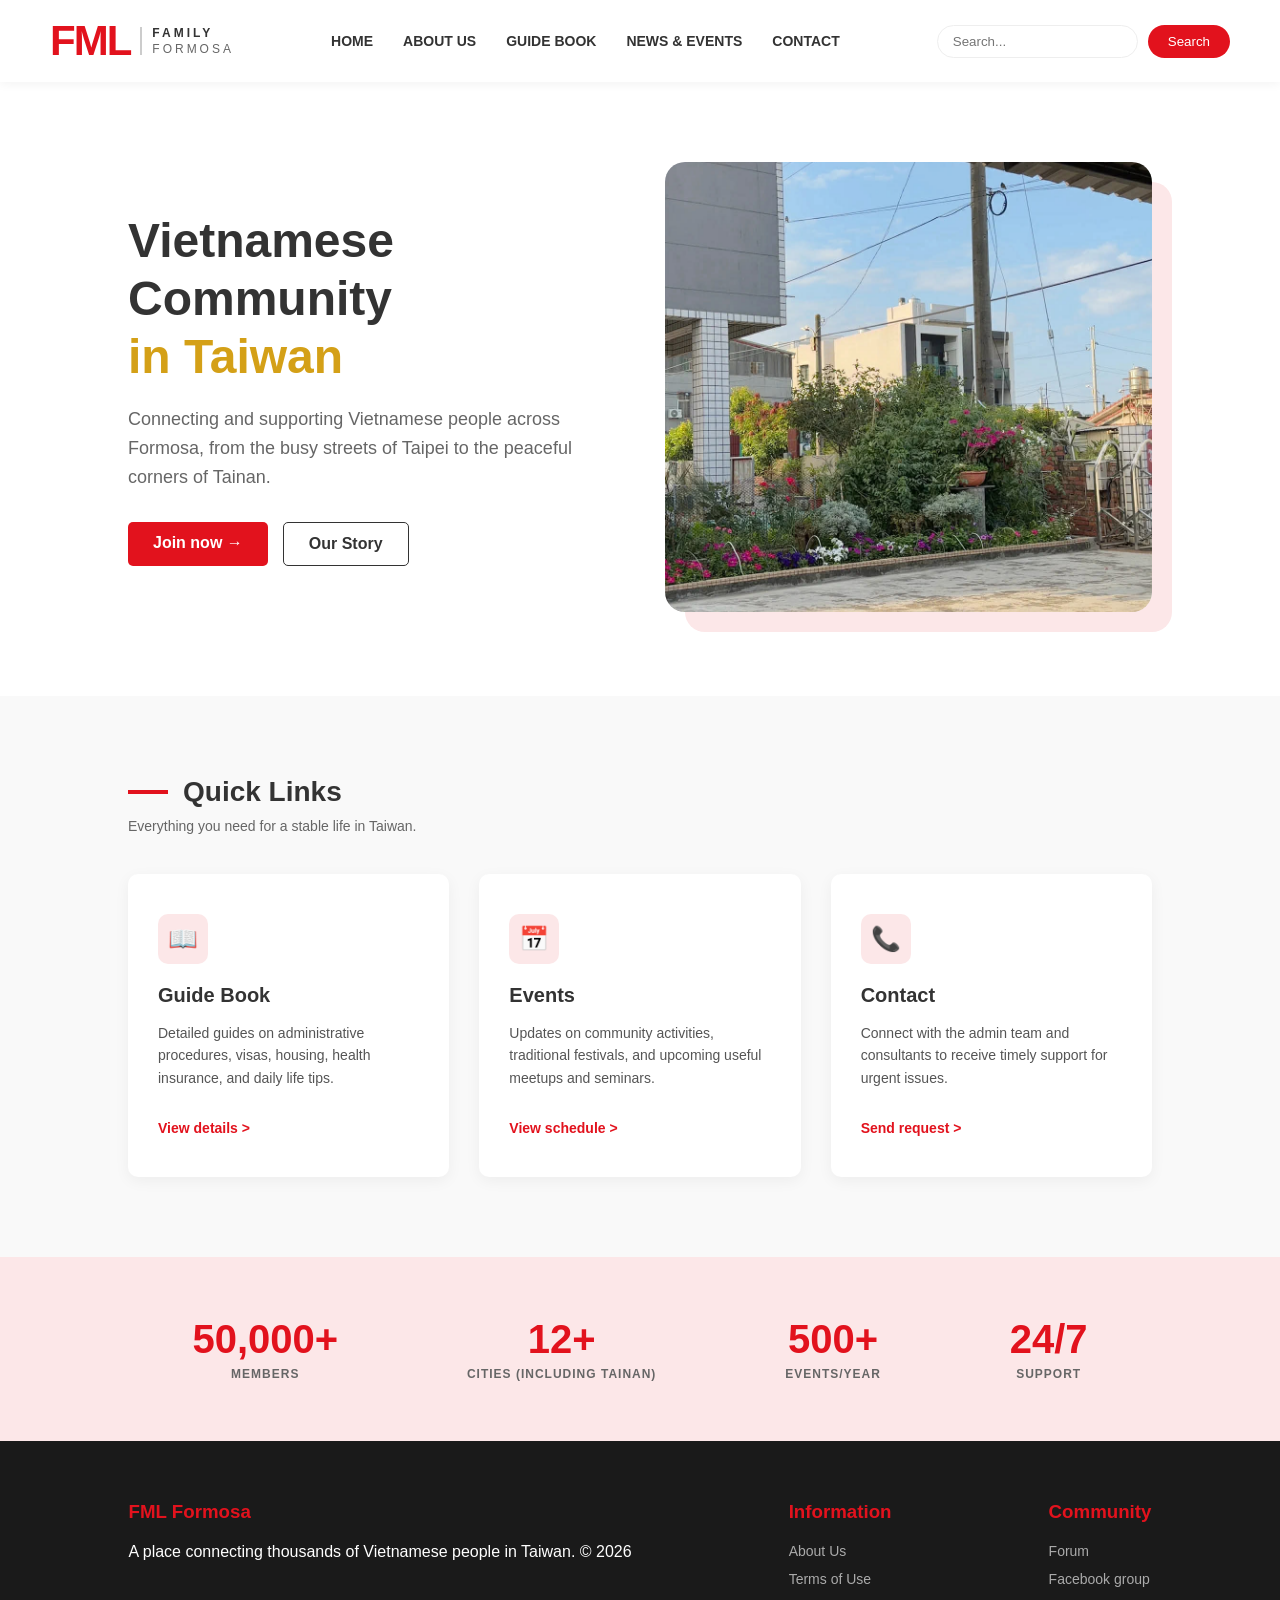
<file: index.html>
<!DOCTYPE html>
<html lang="en">
<head>
    <meta charset="UTF-8">
    <meta name="viewport" content="width=device-width, initial-scale=1.0">
    <title>FML-Home</title>
    
    <link rel="stylesheet" href="css/style.css">
    <link rel="stylesheet" href="css/home.css">
</head>

    <header>
        <div class="logo-box">
            <a href="index.html">
                <span class="fml-text">FML</span>
                <div class="logo-subtext">
                    <span class="family-text">FAMILY</span>
                    <span class="formosa-text">FORMOSA</span>
        </div>
    </a>
</div>
        
        <nav>
            <ul class="nav-links">
                <li><a href="index.html">HOME</a></li>
                <li><a href="about_us.html">ABOUT US</a></li>
                <li><a href="guide_book.html">GUIDE BOOK</a></li>
                <li><a href="news_event.html">News & Events</a></li>
                <li><a href="contact.html">Contact</a></li>
            </ul>
        </nav>
        
        <div class="search-bar">
            <input type="text" placeholder="Search...">
            <button id="search-btn">Search</button>
        </div>
    </header>

    <main>
        
        <section class="hero-container">
    <div class="hero-text">
        <h1>Vietnamese Community <br> <span class="text-yellow-dark">in Taiwan</span></h1>
        <p>Connecting and supporting Vietnamese people across Formosa, from the busy streets of Taipei to the peaceful corners of Tainan.</p>
        <div class="hero-btns">
            <a href="contact.html" class="btn btn-red">Join now &rarr;</a>
            <a href="about_us.html" class="btn btn-outline">Our Story</a>
        </div>
    </div>
    
    <div class="hero-image">
        <img src="images/tainan_view.jpg.jpg" alt="Beautiful view of Tainan">
    </div>
</section>

        <section class="quick-links">
            <div class="section-title">
                <h2><span class="red-line"></span> Quick Links</h2>
                <p>Everything you need for a stable life in Taiwan.</p>
            </div>
            
            <div class="card-container">
                <div class="card">
                    <div class="icon-box">📖</div>
                    <h3>Guide Book</h3>
                    <p>Detailed guides on administrative procedures, visas, housing, health insurance, and daily life tips.</p>
                    <a href="guide_book.html" class="card-link">View details &gt;</a>
                </div>
                <div class="card">
                    <div class="icon-box">📅</div>
                    <h3>Events</h3>
                    <p>Updates on community activities, traditional festivals, and upcoming useful meetups and seminars.</p>
                    <a href="news_event.html" class="card-link">View schedule &gt;</a>
                </div>
                <div class="card">
                    <div class="icon-box">📞</div>
                    <h3>Contact</h3>
                    <p>Connect with the admin team and consultants to receive timely support for urgent issues.</p>
                    <a href="contact.html" class="card-link">Send request &gt;</a>
                </div>
            </div>
        </section>

        <section class="stats-section">
            <div class="stat-box">
                <h2>50,000+</h2>
                <p>MEMBERS</p>
            </div>
            <div class="stat-box">
                <h2>12+</h2>
                <p>CITIES (INCLUDING TAINAN)</p>
            </div>
            <div class="stat-box">
                <h2>500+</h2>
                <p>EVENTS/YEAR</p>
            </div>
            <div class="stat-box">
                <h2>24/7</h2>
                <p>SUPPORT</p>
            </div>
        </section>

    </main>
    <footer>
        <div class="footer-col">
            <h3>FML Formosa</h3>
            <p>A place connecting thousands of Vietnamese people in Taiwan. &copy; <span id="current-year"></span></p>
        </div>
        <div class="footer-col">
            <h3>Information</h3>
            <ul>
                <li><a href="#">About Us</a></li>
                <li><a href="#">Terms of Use</a></li>
            </ul>
        </div>
        <div class="footer-col">
            <h3>Community</h3>
            <ul>
                <li><a href="#">Forum</a></li>
                <li><a href="#">Facebook group</a></li>
            </ul>
        </div>
    </footer>
    <script src="js/main.js"></script>

</body>
</html>
</file>
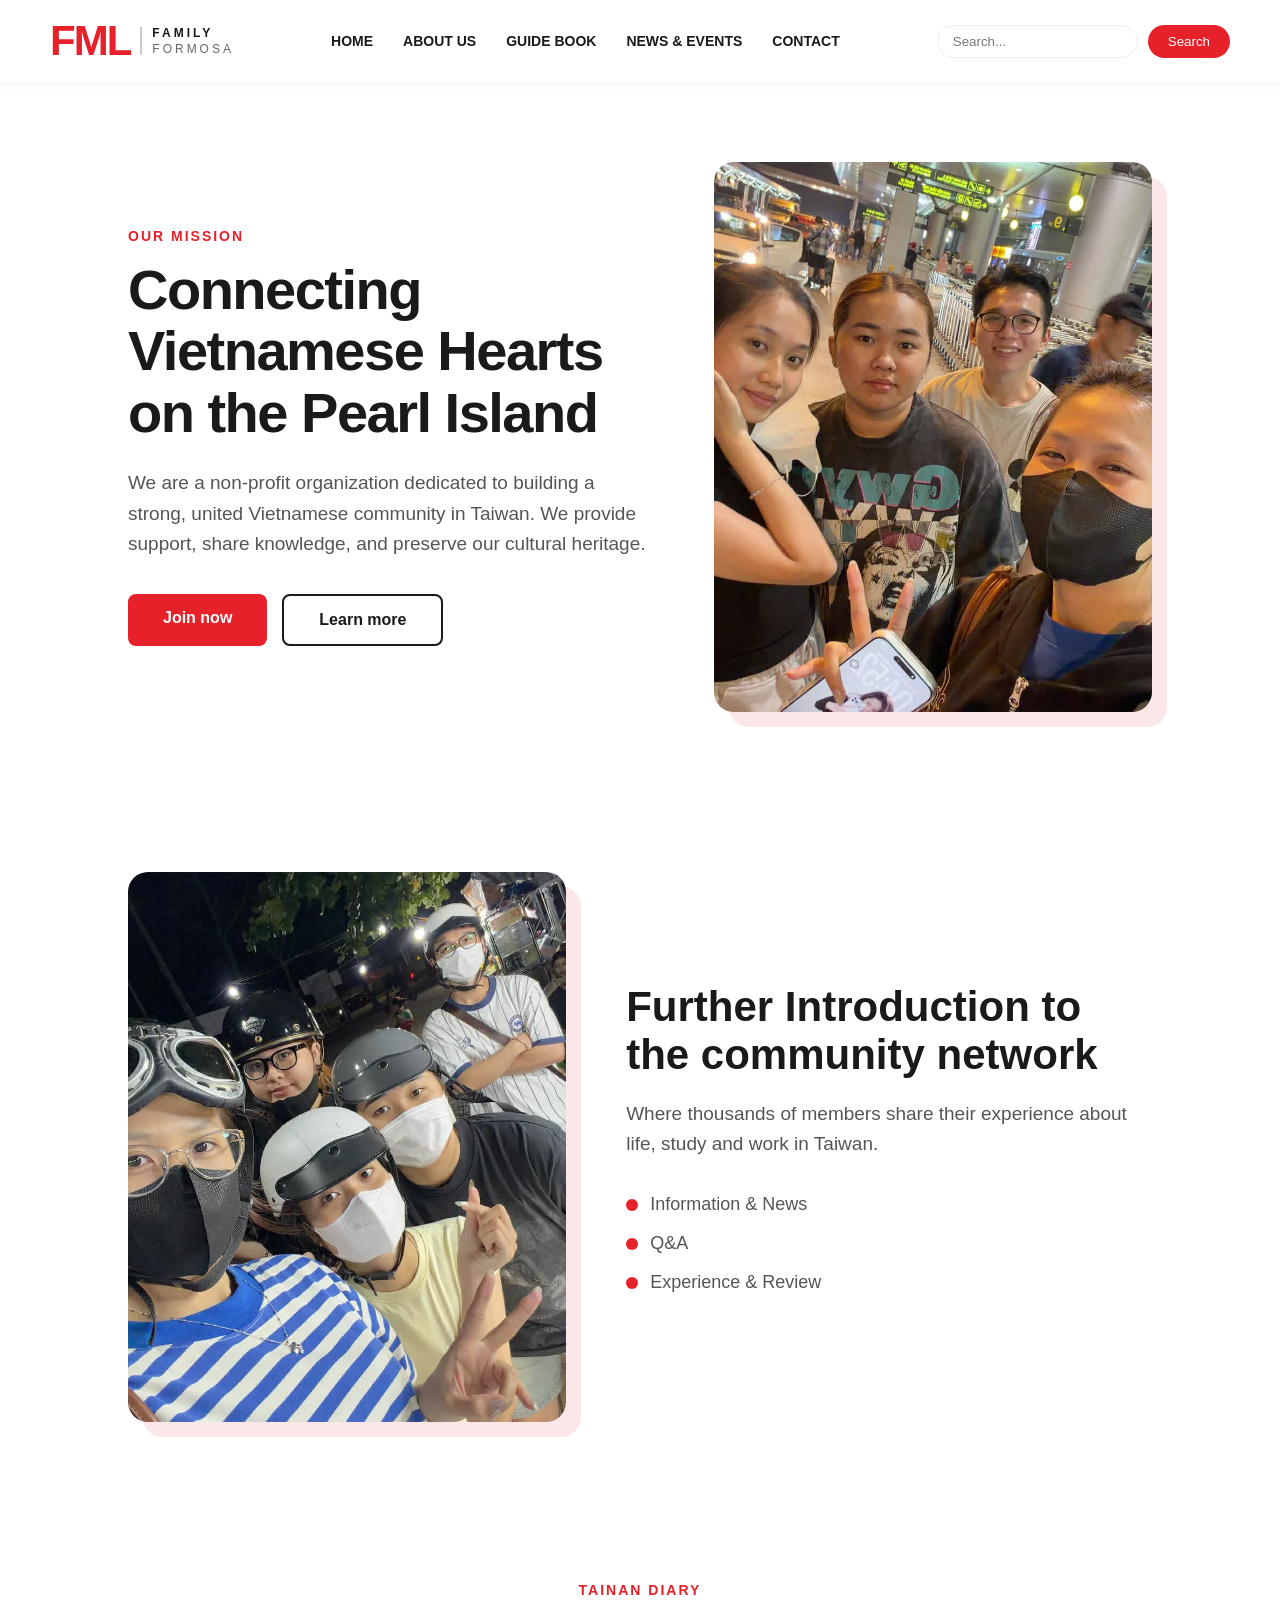
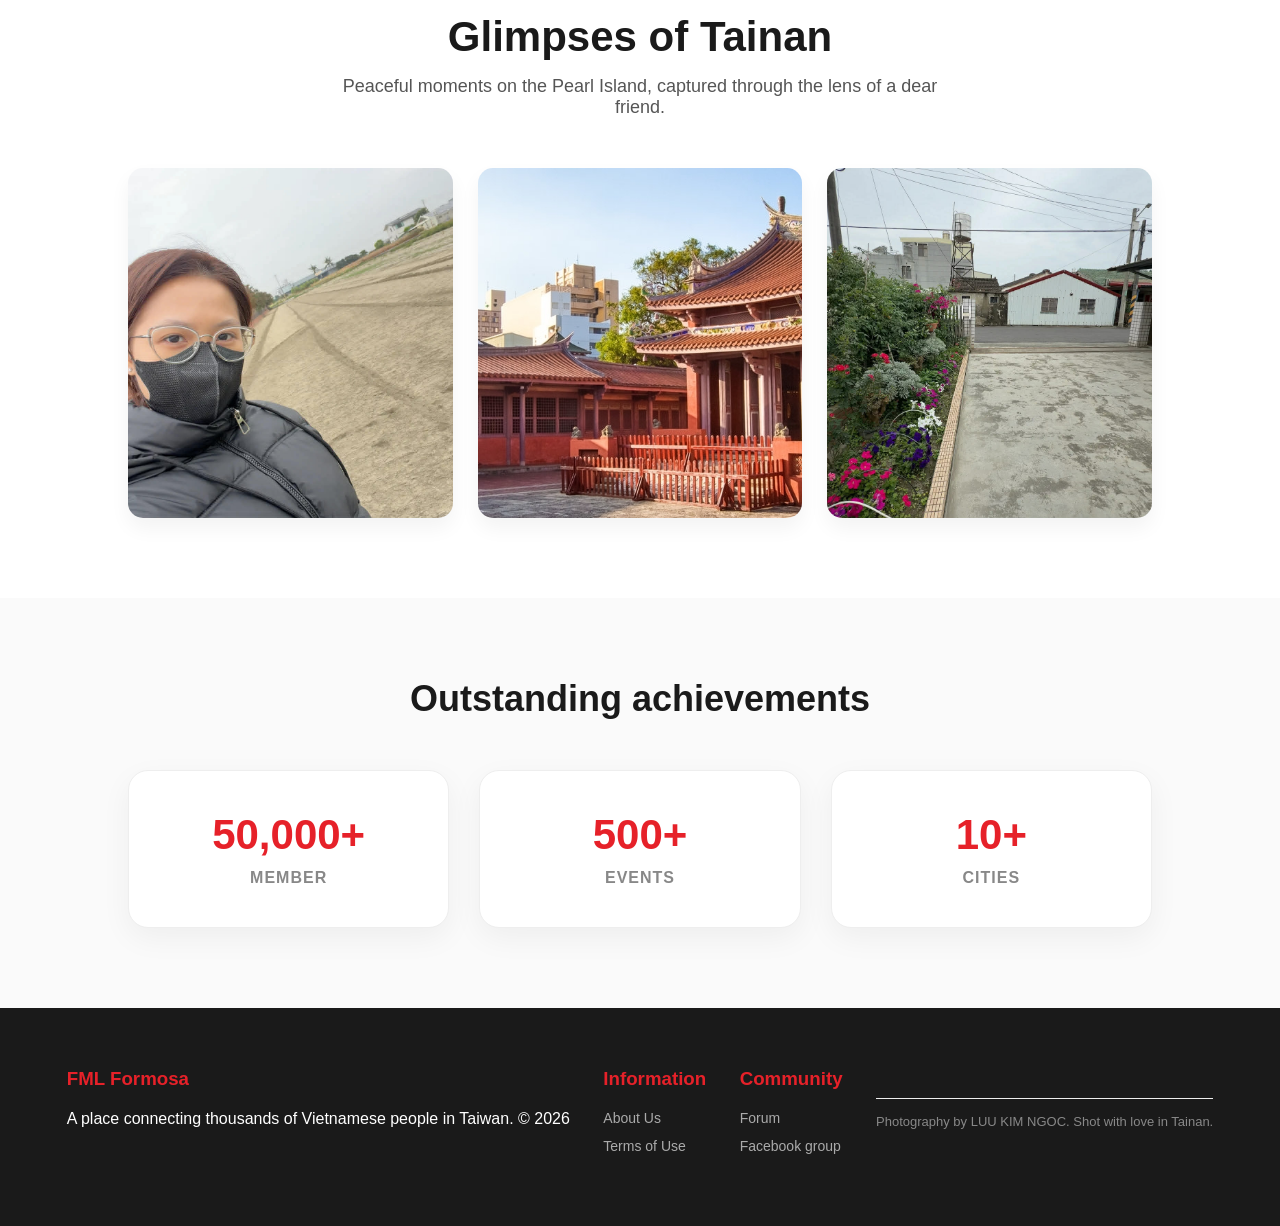
<file: about_us.html>
<!DOCTYPE html>
<html lang="en">
<head>
    <meta charset="UTF-8">
    <meta name="viewport" content="width=device-width, initial-scale=1.0">
    <title>FML-About Us</title>
    
    <link rel="stylesheet" href="css/style.css">
    <link rel="stylesheet" href="css/about_us.css">
</head>
<body>

    <header>
        <div class="logo-box">
            <a href="index.html">
                <span class="fml-text">FML</span>
                <div class="logo-subtext">
                    <span class="family-text">FAMILY</span>
                    <span class="formosa-text">FORMOSA</span>
        </div>
    </a>
</div>
        <nav>
            <ul class="nav-links">
                <li><a href="index.html">HOME</a></li>
                <li><a href="about_us.html">ABOUT US</a></li>
                <li><a href="guide_book.html">GUIDE BOOK</a></li>
                <li><a href="news_event.html">News & Events</a></li>
                <li><a href="contact.html">Contact</a></li>
            </ul>
        </nav>
        <div class="search-bar">
            <input type="text" placeholder="Search...">
            <button id="search-btn">Search</button>
        </div>
    </header>

    <main>
        
        
        <section class="about-section">
    <div class="about-text-col">
        <span class="sub-title">OUR MISSION</span> 
        
        <h1>Connecting Vietnamese Hearts <br> on the Pearl Island</h1>
        
        <p>We are a non-profit organization dedicated to building a strong, united Vietnamese community in Taiwan. We provide support, share knowledge, and preserve our cultural heritage.</p>
        
        <div class="hero-btns">
            <a href="contact.html" class="btn btn-black">Join now</a>
            <a href="#" class="btn btn-white">Learn more</a>
        </div>
    </div>
    
    <div class="about-image-col">
        <img src="images/new_members.jpg" alt="Our Community">
    </div>

        </section>

        <section class="about-section">
            <div class="about-image-col">
                <div class="img-placeholder"><img src="images/group.jpg" alt="Comunity"></div>
            </div>
            <div class="about-text-col">
        
                <h2>Further Introduction to the community network</h2>
                <p>Where thousands of members share their experience about life, study and work in Taiwan.</p>
                <ul class="feature-list">
                    <li><span class="circle-icon"></span> Information & News</li>
                    <li><span class="circle-icon"></span> Q&A</li>
                    <li><span class="circle-icon"></span> Experience & Review</li>
                </ul>
            </div>
        </section>
    <section class="tainan-gallery">
    <div class="gallery-header">
        <span class="sub-title">Tainan Diary</span>
        <h2>Glimpses of Tainan</h2>
        <p>Peaceful moments on the Pearl Island, captured through the lens of a dear friend.</p>
    </div>
    
    <div class="gallery-grid">
        <div class="gallery-item">
            <img src="images/peacefulStreet.jpg" alt="Street">
            <div class="gallery-overlay">
                <span>Peaceful Streets</span>
            </div>
        </div>
        
        <div class="gallery-item">
            <img src="images/AncientArchitecture.jpg" alt="Tainan House">
            <div class="gallery-overlay">
                <span>Ancient Architecture</span>
            </div>
        </div>
        
        <div class="gallery-item">
            <img src="images/tainan_garden.jpg" alt="Tainan Garden">
            <div class="gallery-overlay">
                <span>Tranquil Garden</span>
            </div>
        </div>
    </div>

</section>
        <section class="achievements">
            <h2>Outstanding achievements</h2>
            <div class="achieve-grid">
                <div class="achieve-box">
                    <h3>50,000+</h3>
                    <p>MEMBER</p>
                </div>
                <div class="achieve-box">
                    <h3>500+</h3>
                    <p>EVENTS</p>
                </div>
                <div class="achieve-box">
                    <h3>10+</h3>
                    <p>CITIES</p>
                </div>
            </div>
        </section>

    </main>


    <footer>
        <div class="footer-col">
            <h3>FML Formosa</h3>
            <p>A place connecting thousands of Vietnamese people in Taiwan. &copy; <span id="current-year"></span></p>
        </div>
        <div class="footer-col">
            <h3>Information</h3>
            <ul>
                <li><a href="#">About Us</a></li>
                <li><a href="#">Terms of Use</a></li>
            </ul>
        </div>
        <div class="footer-col">
            <h3>Community</h3>
            <ul>
                <li><a href="#">Forum</a></li>
                <li><a href="#">Facebook group</a></li>
            </ul>
        </div>
        <div class="footer-credit" style="text-align: center; font-size: 13px; color: #888; margin-top: 30px; border-top: 1px solid #eee; padding-top: 15px;">
    Photography by LUU KIM NGOC. Shot with love in Tainan.
</div>
    </footer>

    <script src="js/main.js"></script>
</body>
</html>
</file>
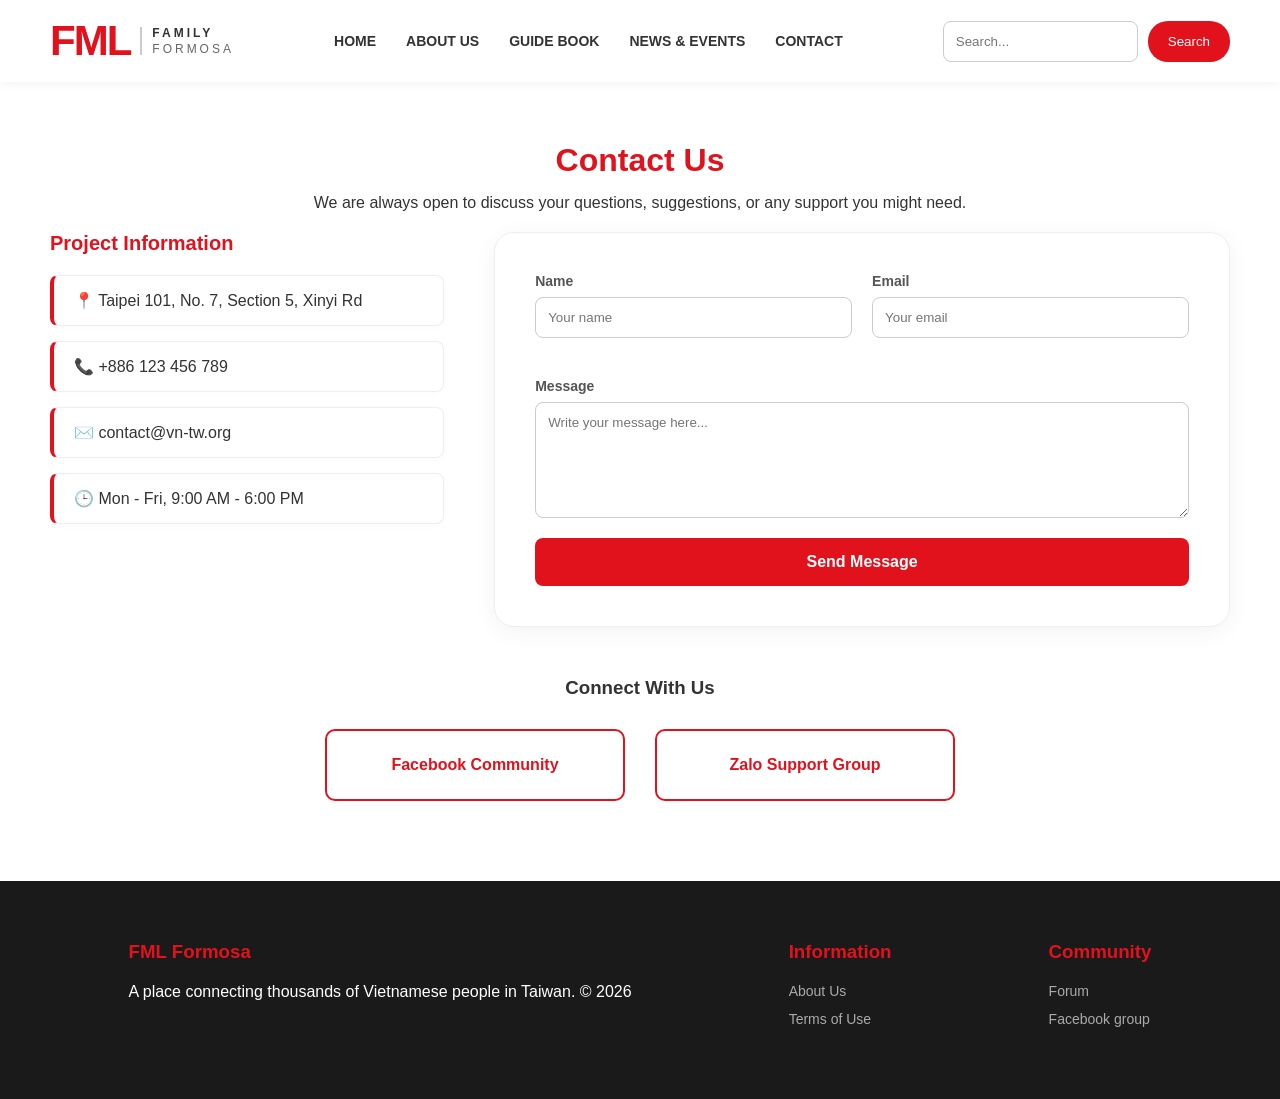
<file: contact.html>
<!DOCTYPE html>
<html lang="en">
<head>
    <meta charset="UTF-8">
    <meta name="viewport" content="width=device-width, initial-scale=1.0">
    <title>FML-Contact</title>
    
    <link rel="stylesheet" href="css/style.css">
    <link rel="stylesheet" href="css/contact.css">
</head>
<body>

    <header>
        <div class="logo-box">
            <a href="index.html">
                <span class="fml-text">FML</span>
                <div class="logo-subtext">
                    <span class="family-text">FAMILY</span>
                    <span class="formosa-text">FORMOSA</span>
        </div>
    </a>
</div>
        <nav>
            <ul class="nav-links">
                <li><a href="index.html">HOME</a></li>
                <li><a href="about_us.html">ABOUT US</a></li>
                <li><a href="guide_book.html">GUIDE BOOK</a></li>
                <li><a href="news_event.html">News & Events</a></li>
                <li><a href="contact.html">Contact</a></li>
            </ul>
        </nav>
        <div class="search-bar">
            <input type="text" placeholder="Search...">
            <button id="search-btn">Search</button>
        </div>
    </header>

    <main>
        <section class="page-header">
            <h1>Contact Us</h1>
            <p>We are always open to discuss your questions, suggestions, or any support you might need.</p>
        </section>

        <section class="contact-section">
            <div class="contact-container">
                
                <div class="contact-info">
                    <h3>Project Information</h3>
                    <div class="info-box">📍 Taipei 101, No. 7, Section 5, Xinyi Rd</div>
                    <div class="info-box">📞 +886 123 456 789</div>
                    <div class="info-box">✉️ contact@vn-tw.org</div>
                    <div class="info-box">🕒 Mon - Fri, 9:00 AM - 6:00 PM</div>
                </div>

                <div class="contact-form-wrapper">
                    <form id="contact-form">
                        
                        <div class="form-row">
                            <div class="form-group">
                                <label for="userName">Name</label>
                                <input type="text" id="userName" placeholder="Your name" required>
                            </div>
                            <div class="form-group">
                                <label for="userEmail">Email</label>
                                <input type="email" id="userEmail" placeholder="Your email" required>
                            </div>
                        </div>

                        <div class="form-group">
                            <label for="userMessage">Message</label>
                            <textarea id="userMessage" rows="6" placeholder="Write your message here..." required></textarea>
                        </div>

                        <button type="submit" class="btn btn-black">Send Message</button>
                    </form>
                </div>

            </div>
        </section>

        <section class="connect-section">
            <h3>Connect With Us</h3>
            <div class="connect-boxes">
                <div class="connect-box">Facebook Community</div>
                <div class="connect-box">Zalo Support Group</div>
            </div>
        </section>

    </main>

    <footer>
        <div class="footer-col">
            <h3>FML Formosa</h3>
            <p>A place connecting thousands of Vietnamese people in Taiwan. &copy; <span id="current-year"></span></p>
        </div>
        <div class="footer-col">
            <h3>Information</h3>
            <ul>
                <li><a href="#">About Us</a></li>
                <li><a href="#">Terms of Use</a></li>
            </ul>
        </div>
        <div class="footer-col">
            <h3>Community</h3>
            <ul>
                <li><a href="#">Forum</a></li>
                <li><a href="#">Facebook group</a></li>
            </ul>
        </div>
    </footer>

    <script src="js/main.js"></script>
</body>
</html>
</file>
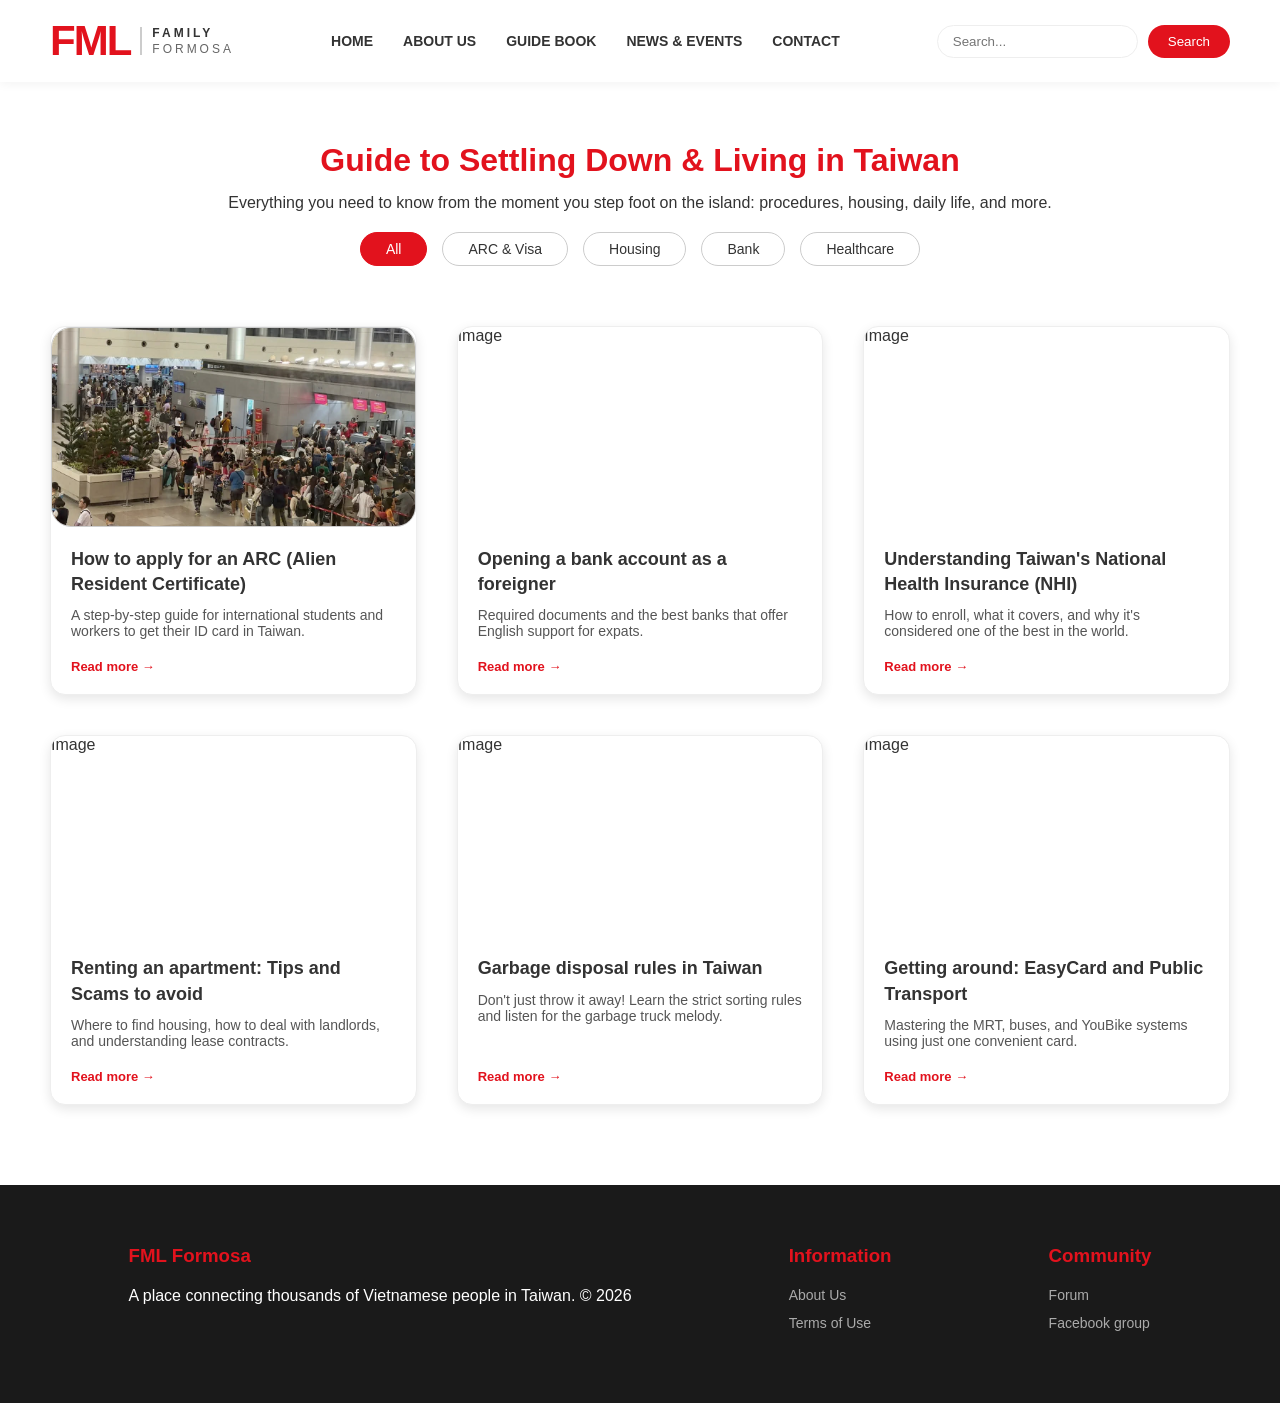
<file: guide_book.html>
<!DOCTYPE html>
<html lang="en">
<head>
    <meta charset="UTF-8">
    <meta name="viewport" content="width=device-width, initial-scale=1.0">
    <title>FML-Guide Book</title>
    
    <link rel="stylesheet" href="css/style.css">
    <link rel="stylesheet" href="css/guide_book.css">
</head>
<body>

    <header>
        <div class="logo-box">
            <a href="index.html">
                <span class="fml-text">FML</span>
                <div class="logo-subtext">
                    <span class="family-text">FAMILY</span>
                    <span class="formosa-text">FORMOSA</span>
        </div>
    </a>
</div>
        <nav>
            <ul class="nav-links">
                <li><a href="index.html">HOME</a></li>
                <li><a href="about_us.html">ABOUT US</a></li>
                <li><a href="guide_book.html">GUIDE BOOK</a></li>
                <li><a href="news_event.html">News & Events</a></li>
                <li><a href="contact.html">Contact</a></li>
            </ul>
        </nav>
        <div class="search-bar">
            <input type="text" placeholder="Search...">
            <button id="search-btn">Search</button>
        </div>
    </header>

    <main>
        <section class="page-header">
            <h1>Guide to Settling Down & Living in Taiwan</h1>
            <p>Everything you need to know from the moment you step foot on the island: procedures, housing, daily life, and more.</p>
        </section>

        <section class="filter-section">
            <ul class="filter-tabs">
                <li class="active-tab"><a href="#">All</a></li>
                <li><a href="#">ARC & Visa</a></li>
                <li><a href="#">Housing</a></li>
                <li><a href="#">Bank</a></li>
                <li><a href="#">Healthcare</a></li>
            </ul>
        </section>

        <section class="guide-content">
            <div class="guide-grid">
                
                <div class="guide-card">
                    <div class="card-img"><img src="images/airport.jpg" alt= "new members Tainan" style="width:100%; border-radius:20px; border: 1px solid #ccc;"></div>
                    <div class="card-text">
                        <h3>How to apply for an ARC (Alien Resident Certificate)</h3>
                        <p>A step-by-step guide for international students and workers to get their ID card in Taiwan.</p>
                        <a href="#" class="read-more">Read more &rarr;</a>
                    </div>
                </div>

                <div class="guide-card">
                    <div class="card-img">Image </div>
                    <div class="card-text">
                        <h3>Opening a bank account as a foreigner</h3>
                        <p>Required documents and the best banks that offer English support for expats.</p>
                        <a href="#" class="read-more">Read more &rarr;</a>
                    </div>
                </div>

                <div class="guide-card">
                    <div class="card-img">Image</div>
                    <div class="card-text">
                        <h3>Understanding Taiwan's National Health Insurance (NHI)</h3>
                        <p>How to enroll, what it covers, and why it's considered one of the best in the world.</p>
                        <a href="#" class="read-more">Read more &rarr;</a>
                    </div>
                </div>

                <div class="guide-card">
                    <div class="card-img">Image</div>
                    <div class="card-text">
                        <h3>Renting an apartment: Tips and Scams to avoid</h3>
                        <p>Where to find housing, how to deal with landlords, and understanding lease contracts.</p>
                        <a href="#" class="read-more">Read more &rarr;</a>
                    </div>
                </div>
                
                <div class="guide-card">
                    <div class="card-img">Image</div>
                    <div class="card-text">
                        <h3>Garbage disposal rules in Taiwan</h3>
                        <p>Don't just throw it away! Learn the strict sorting rules and listen for the garbage truck melody.</p>
                        <a href="#" class="read-more">Read more &rarr;</a>
                    </div>
                </div>

                <div class="guide-card">
                    <div class="card-img">Image</div>
                    <div class="card-text">
                        <h3>Getting around: EasyCard and Public Transport</h3>
                        <p>Mastering the MRT, buses, and YouBike systems using just one convenient card.</p>
                        <a href="#" class="read-more">Read more &rarr;</a>
                    </div>
                </div>

            </div>
        </section>
    </main>

    <footer>
        <div class="footer-col">
            <h3>FML Formosa</h3>
            <p>A place connecting thousands of Vietnamese people in Taiwan. &copy; <span id="current-year"></span></p>
        </div>
        <div class="footer-col">
            <h3>Information</h3>
            <ul>
                <li><a href="#">About Us</a></li>
                <li><a href="#">Terms of Use</a></li>
            </ul>
        </div>
        <div class="footer-col">
            <h3>Community</h3>
            <ul>
                <li><a href="#">Forum</a></li>
                <li><a href="#">Facebook group</a></li>
            </ul>
        </div>
    </footer>

    <script src="js/main.js"></script>
</body>
</html>
</file>
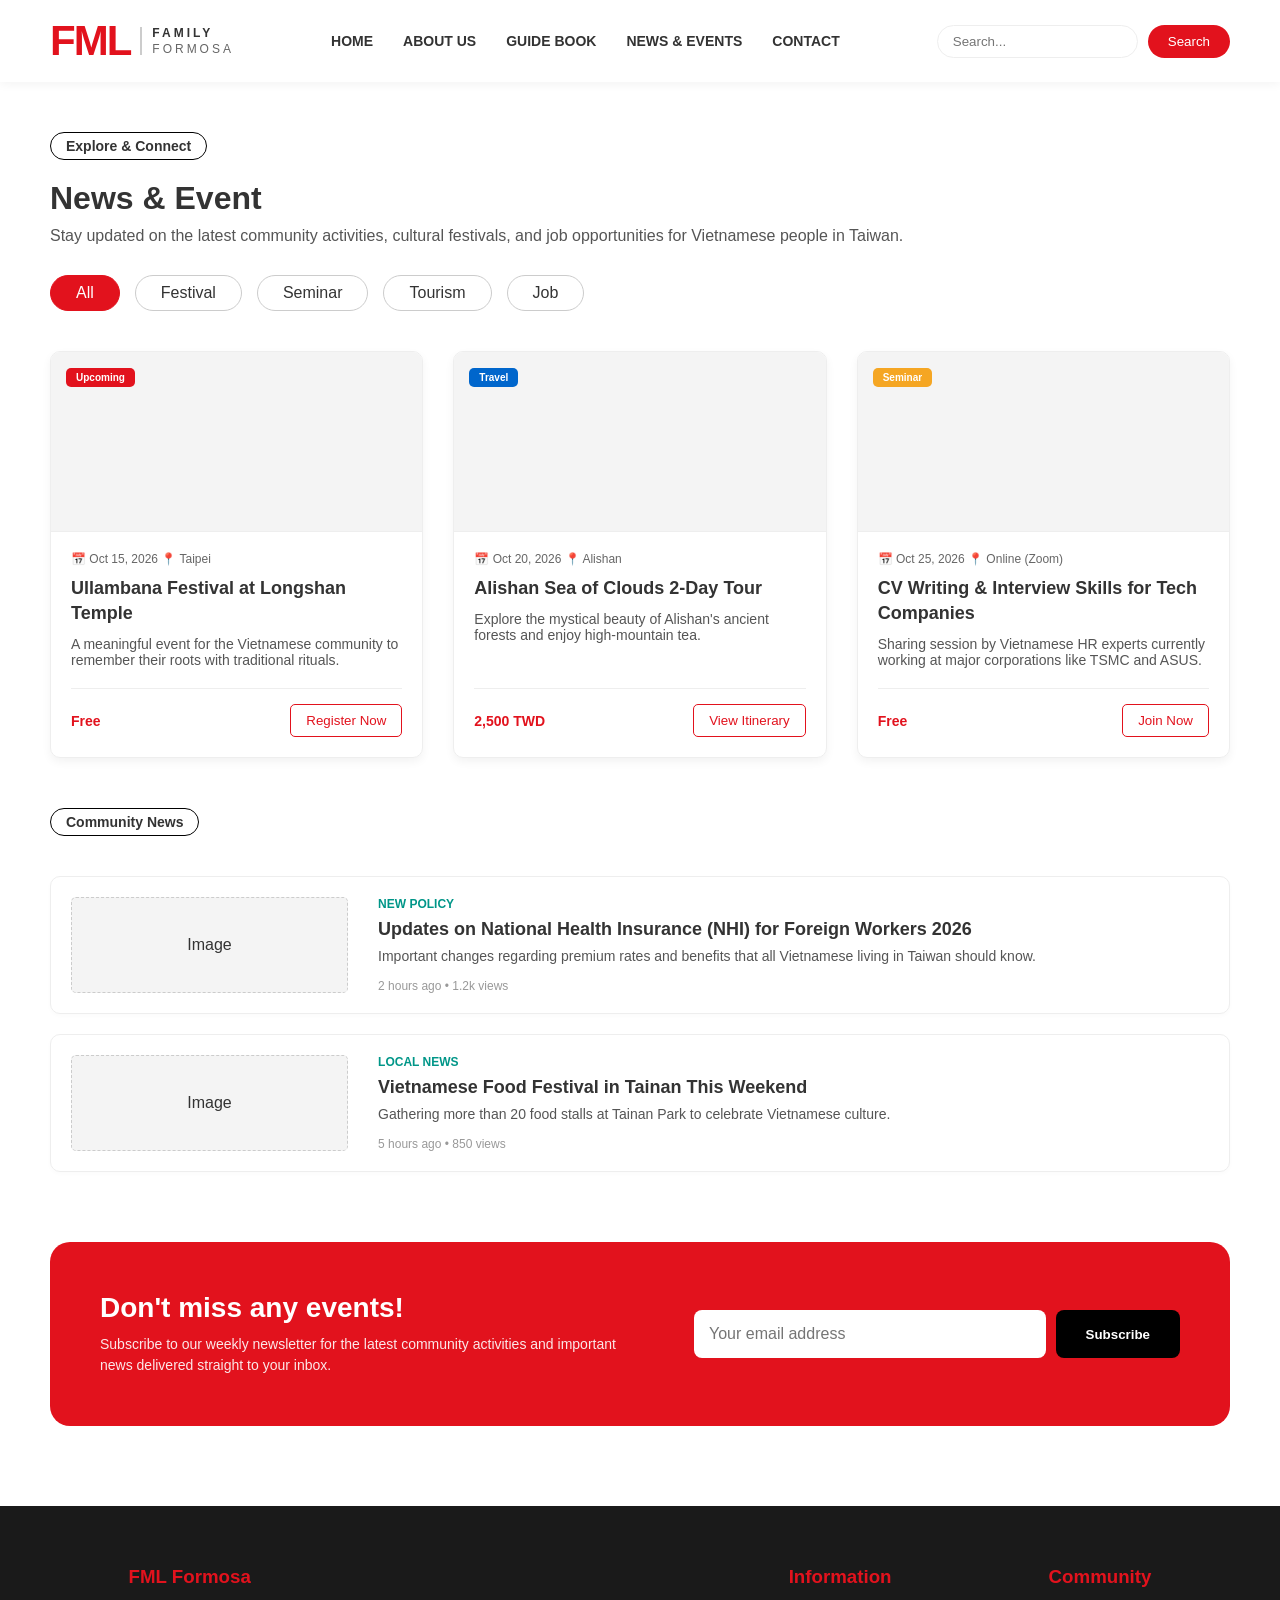
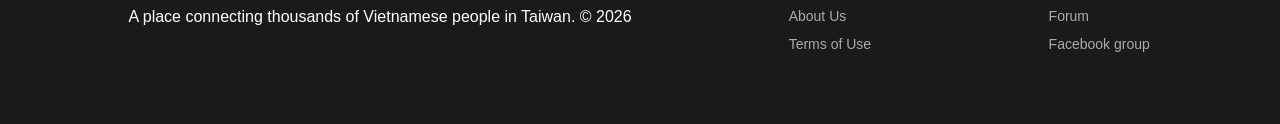
<file: news_event.html>
<!DOCTYPE html>
<html lang="en">
<head>
    <meta charset="UTF-8">
    <meta name="viewport" content="width=device-width, initial-scale=1.0">
    <title>FML-News & Events</title>
    
    <link rel="stylesheet" href="css/style.css">
    <link rel="stylesheet" href="css/news.css">
</head>
<body>

    <header>
        <div class="logo-box">
        <a href="index.html">
        <span class="fml-text">FML</span>
        <div class="logo-subtext">
            <span class="family-text">FAMILY</span>
            <span class="formosa-text">FORMOSA</span>
        </div>
    </a>
</div>
        <nav>
            <ul class="nav-links">
                <li><a href="index.html">HOME</a></li>
                <li><a href="about_us.html">ABOUT US</a></li>
                <li><a href="guide_book.html">GUIDE BOOK</a></li>
                <li><a href="news_event.html">News & Events</a></li>
                <li><a href="contact.html">Contact</a></li>
            </ul>
        </nav>
        <div class="search-bar">
            <input type="text" placeholder="Search...">
            <button id="search-btn">Search</button>
        </div>
    </header>

    <main>
        
        <section class="news-header">
            <div class="badge-outline">Explore & Connect</div>
            <h1>News & Event</h1>
            <p>Stay updated on the latest community activities, cultural festivals, and job opportunities for Vietnamese people in Taiwan.</p>
            
            <ul class="filter-tabs">
                <li class="active-tab"><a href="#">All</a></li>
                <li><a href="#">Festival</a></li>
                <li><a href="#">Seminar</a></li>
                <li><a href="#">Tourism</a></li>
                <li><a href="#">Job</a></li>
            </ul>
        </section>

        <section class="highlighted-events">
            <div class="events-grid">
                
                <div class="event-card">
                    <div class="card-img">
                        <span class="tag tag-red">Upcoming</span>
                    </div>
                    <div class="card-body">
                        <div class="event-meta">📅 Oct 15, 2026 📍 Taipei</div>
                        <h3>Ullambana Festival at Longshan Temple</h3>
                        <p>A meaningful event for the Vietnamese community to remember their roots with traditional rituals.</p>
                        <div class="card-footer">
                            <span class="price">Free</span>
                            <button class="btn btn-red-outline">Register Now</button>
                        </div>
                    </div>
                </div>

                <div class="event-card">
                    <div class="card-img">
                        <span class="tag tag-blue">Travel</span>
                    </div>
                    <div class="card-body">
                        <div class="event-meta">📅 Oct 20, 2026 📍 Alishan</div>
                        <h3>Alishan Sea of Clouds 2-Day Tour</h3>
                        <p>Explore the mystical beauty of Alishan's ancient forests and enjoy high-mountain tea.</p>
                        <div class="card-footer">
                            <span class="price">2,500 TWD</span>
                            <button class="btn btn-red-outline">View Itinerary</button>
                        </div>
                    </div>
                </div>

                <div class="event-card">
                    <div class="card-img">
                        <span class="tag tag-yellow">Seminar</span>
                    </div>
                    <div class="card-body">
                        <div class="event-meta">📅 Oct 25, 2026 📍 Online (Zoom)</div>
                        <h3>CV Writing & Interview Skills for Tech Companies</h3>
                        <p>Sharing session by Vietnamese HR experts currently working at major corporations like TSMC and ASUS.</p>
                        <div class="card-footer">
                            <span class="price">Free</span>
                            <button class="btn btn-red-outline">Join Now</button>
                        </div>
                    </div>
                </div>

            </div>
        </section>

        <section class="community-news">
            <div class="section-title">
                <span class="badge-outline">Community News</span>
            </div>
            
            <div class="news-list">
                <div class="news-list-item">
                    <div class="news-list-img">Image</div>
                    <div class="news-list-text">
                        <span class="category-text">NEW POLICY</span>
                        <h3>Updates on National Health Insurance (NHI) for Foreign Workers 2026</h3>
                        <p>Important changes regarding premium rates and benefits that all Vietnamese living in Taiwan should know.</p>
                        <span class="news-meta">2 hours ago • 1.2k views</span>
                    </div>
                </div>

            <div class="news-list-item">
                <div class="news-list-img">Image</div>
                <div class="news-list-text">
                    <span class="category-text">LOCAL NEWS</span>
                    <h3>Vietnamese Food Festival in Tainan This Weekend</h3>
                    <p>Gathering more than 20 food stalls at Tainan Park to celebrate Vietnamese culture.</p>
                    <span class="news-meta">5 hours ago • 850 views</span>
                </div>
            </div>
        </section>

        <section class="newsletter-section">
            <div class="newsletter-box">
                <div class="newsletter-text">
                    <h2>Don't miss any events!</h2>
                    <p>Subscribe to our weekly newsletter for the latest community activities and important news delivered straight to your inbox.</p>
                </div>
                <div class="newsletter-form">
                    <input type="email" placeholder="Your email address">
                    <button class="btn btn-black">Subscribe</button>
                </div>
            </div>
        </section>

    </main>

    <footer>
        <div class="footer-col">
            <h3>FML Formosa</h3>
            <p>A place connecting thousands of Vietnamese people in Taiwan. &copy; <span id="current-year"></span></p>
        </div>
        <div class="footer-col">
            <h3>Information</h3>
            <ul>
                <li><a href="#">About Us</a></li>
                <li><a href="#">Terms of Use</a></li>
            </ul>
        </div>
        <div class="footer-col">
            <h3>Community</h3>
            <ul>
                <li><a href="#">Forum</a></li>
                <li><a href="#">Facebook group</a></li>
            </ul>
        </div>
    </footer>

    <script src="js/main.js"></script>
</body>
</html>
</file>
<file: css/style.css>
/* =========================================
   FILE: style.css (MÀU SẮC DÙNG CHUNG CẢ TRANG)
========================================= */
/* KHAI BÁO BIẾN MÀU SẮC (CSS VARIABLES) */
:root {
    --primary-red: #e2121d; /* Màu đỏ thương hiệu */
    --text-dark: #333333;   /* Màu chữ đen xám */
    --border-light: #eeeeee;/* Màu viền xám nhạt */
    --bg-light: #f9f9f9;    /* Màu nền xám trắng */
}

* { margin: 0; padding: 0; box-sizing: border-box; }
body { font-family: Arial, sans-serif; color: var(--text-dark); background-color: #ffffff; }
a { text-decoration: none; color: var(--text-dark); transition: 0.3s; }
a:hover { color: var(--primary-red); } /* Rê chuột vào link sẽ đổi màu đỏ */
ul { list-style: none; }

/* ======== HEADER ======== */
header {
    display: flex; justify-content: space-between; align-items: center;
    padding: 20px 50px; background: white;
    box-shadow: 0 2px 10px rgba(0,0,0,0.05); /* Thay viền đen bằng bóng đổ nhẹ */
    position: sticky; top: 0; z-index: 1000;
}
/* ======== THIẾT KẾ LOGO FML FAMILY ======== */
.logo-box {
    border: none;
    padding: 0;
}

/* ======== THIẾT KẾ LOGO FML FAMILY FORMOSA ======== */
.logo-box {
    border: none;
    padding: 0;
}

.logo-box a {
    display: flex;
    align-items: center; /* Căn giữa các thành phần theo chiều dọc */
    text-decoration: none;
}

/* Chữ FML - Biểu tượng chính */
.fml-text {
    font-size: 42px; /* To hơn một chút để làm điểm tựa */
    font-weight: 900;
    color: var(--primary-red);
    line-height: 1;
    letter-spacing: -2px;
}

/* Khối chứa 2 chữ nhỏ bên phải */
.logo-subtext {
    display: flex;
    flex-direction: column; /* Xếp chồng Family lên trên Formosa */
    margin-left: 10px;
    border-left: 2px solid #ccc; /* Thêm một vạch ngăn cách mỏng cho sang trọng */
    padding-left: 10px;
}

/* Chữ Family - Ý nghĩa */
.family-text {
    font-size: 12px;
    font-weight: 700;
    color: var(--text-dark);
    letter-spacing: 3px;
    line-height: 1;
    margin-bottom: 4px;
}

/* Chữ Formosa - Địa danh */
.formosa-text {
    font-size: 12px;
    font-weight: 400;
    color: #666; /* Màu nhạt hơn một chút */
    letter-spacing: 3px;
    line-height: 1;
}

.nav-links { display: flex; gap: 30px; }
.nav-links a { font-weight: bold; font-size: 14px; text-transform: uppercase; }

.search-bar { display: flex; gap: 10px; }
.search-bar input { padding: 8px 15px; border: 1px solid var(--border-light); border-radius: 20px; outline: none; }
.search-bar input:focus { border-color: var(--primary-red); }
.search-bar button { background: var(--primary-red); color: white; border: none; padding: 8px 20px; border-radius: 20px; cursor: pointer; }

/* ======== FOOTER ======== */
footer {
    display: flex; justify-content: space-around;
    background-color: #1a1a1a; /* Nền đen sang trọng */
    color: white; padding: 60px 50px;
}
footer a { color: #aaaaaa; }
footer a:hover { color: white; }
.footer-col h3 { margin-bottom: 20px; color: var(--primary-red); }
.footer-col ul li { margin-bottom: 12px; font-size: 14px; }

/* ======== NÚT BẤM CHUNG ======== */
/* Biến nút đen cũ thành nút đỏ nổi bật */
.btn-black { background-color: var(--primary-red); color: white; border: none; transition: 0.3s; }
.btn-black:hover { background-color: #c00f18; }
.btn-white { background-color: white; color: var(--primary-red); border: 1px solid var(--primary-red); }
.btn-white:hover { background-color: var(--primary-red); color: white; }

/* RESPONSIVE CHUNG CHO HEADER & FOOTER */
@media (max-width: 768px) {
    .fml-text {
        font-size: 24px; /* Thu nhỏ FML lại một chút */
    }
    .logo-subtext {
        padding-left: 5px;
        margin-left: 5px;
    }
    .family-text, .formosa-text {
        font-size: 8px; /* Thu nhỏ chữ giải nghĩa */
    }
}
</file>
<file: css/home.css>
/* =========================================
   FILE: home.css (BÁM SÁT THIẾT KẾ MỚI NHẤT)
========================================= */

/* ======== KHỐI 1: HERO BANNER ======== */
.hero-section {
    /* Đổ một lớp mờ màu đen (0.7) đè lên ảnh nền để làm nổi bật chữ trắng */
    background: linear-gradient(rgba(0, 0, 0, 0.7), rgba(0, 0, 0, 0.7)), 
                url('https://images.unsplash.com/photo-1552993873-0aa1ddbfeb00?auto=format&fit=crop&q=80&w=1920');
    background-size: cover;
    background-position: center;
    height: 80vh; /* Cao bằng 80% màn hình */
    display: flex;
    align-items: center; /* Đẩy nội dung ra giữa theo chiều dọc */
    padding: 0 10%; /* Lùi vào một chút cho đẹp */
}

.hero-content {
    max-width: 600px;
    color: white;
}

.hero-content h1 {
    font-size: 48px;
    line-height: 1.2;
    margin-bottom: 20px;
}

.text-yellow {
    color: #FFD700; /* Màu vàng giống bản thiết kế */
}

.hero-content p {
    font-size: 16px;
    margin-bottom: 30px;
    line-height: 1.5;
    opacity: 0.9;
}

/* Nút bấm ở Hero */
.hero-btns {
    display: flex;
    gap: 15px;
}

.btn {
    padding: 12px 25px;
    border-radius: 5px;
    font-weight: bold;
    cursor: pointer;
    transition: 0.3s;
}

.btn-red {
    background-color: var(--primary-red);
    color: white;
    border: none;
}
.btn-red:hover { background-color: #c00f18; }

.btn-transparent {
    background-color: rgba(255, 255, 255, 0.2); /* Nền trong suốt 20% */
    color: white;
    border: 1px solid white;
}
.btn-transparent:hover { background-color: white; color: black; }


/* ======== KHỐI 2: LIÊN KẾT NHANH ======== */
.quick-links {
    background-color: var(--bg-light); /* Nền xám nhạt */
    padding: 80px 10%;
}

.section-title { margin-bottom: 40px; }

.section-title h2 {
    display: flex;
    align-items: center;
    font-size: 28px;
    margin-bottom: 10px;
}

/* Cái gạch ngang màu đỏ tinh tế cạnh tiêu đề */
.red-line {
    display: inline-block;
    width: 40px;
    height: 4px;
    background-color: var(--primary-red);
    margin-right: 15px;
}

.section-title p {
    color: #666;
    font-size: 14px;
}

/* Dàn ngang 3 thẻ bằng CSS Grid */
.card-container {
    display: grid;
    grid-template-columns: repeat(3, 1fr);
    gap: 30px;
}

.card {
    background-color: white;
    padding: 40px 30px;
    border-radius: 10px;
    box-shadow: 0 4px 15px rgba(0,0,0,0.05); /* Bóng mờ xịn xò */
    transition: transform 0.3s;
}
.card:hover { transform: translateY(-5px); }

/* Nền hình vuông màu hồng nhạt chứa icon */
.icon-box {
    width: 50px;
    height: 50px;
    background-color: #fce7e8; /* Hồng nhạt */
    color: var(--primary-red);
    display: flex;
    justify-content: center;
    align-items: center;
    border-radius: 10px;
    font-size: 24px;
    margin-bottom: 20px;
}

.card h3 { margin-bottom: 15px; font-size: 20px; }
.card p { color: #555; margin-bottom: 30px; font-size: 14px; line-height: 1.6; }

.card-link {
    color: var(--primary-red);
    font-weight: bold;
    font-size: 14px;
}


/* ======== KHỐI 3: THỐNG KÊ ======== */
.stats-section {
    background-color: #fce7e8; /* Nền màu hồng nhạt toàn dải giống hình */
    padding: 60px 10%;
    display: flex;
    justify-content: space-around;
    text-align: center;
}

.stat-box h2 {
    color: var(--primary-red);
    font-size: 40px;
    margin-bottom: 5px;
}

.stat-box p {
    color: #666;
    font-size: 12px;
    font-weight: bold;
    letter-spacing: 1px;
}
/* Container chính chia 2 cột */
.hero-container {
    display: flex;
    align-items: center;
    justify-content: space-between;
    padding: 80px 10%;
    background-color: #ffffff; /* Nền trắng sạch sẽ */
    gap: 50px;
}

/* Cột chữ bên trái */
.hero-text {
    flex: 1; /* Chiếm 50% độ rộng */
}

.hero-text h1 {
    font-size: 48px;
    color: #333;
    line-height: 1.2;
    margin-bottom: 20px;
}

.text-yellow-dark {
    color: #d4a017; /* Màu vàng đậm để nổi bật trên nền trắng */
}

.hero-text p {
    font-size: 18px;
    color: #666;
    margin-bottom: 30px;
    line-height: 1.6;
}

/* Cột ảnh bên phải */
.hero-image {
    flex: 1; /* Chiếm 50% độ rộng */
}

.hero-image img {
    width: 100%;
    height: 450px;
    object-fit: cover; /* Giữ ảnh không bị méo */
    border-radius: 20px; /* Bo góc tròn cho hiện đại */
    box-shadow: 20px 20px 0px #fce7e8; /* Thêm một lớp nền hồng trang trí phía sau (tùy chọn) */
}

/* Nút bấm điều chỉnh lại cho nền trắng */
.btn-outline {
    border: 1px solid #333;
    color: #333;
    background: transparent;
}
.btn-outline:hover {
    background: #333;
    color: #fff;
}

/* =========================================
   RESPONSIVE: DÀNH CHO ĐIỆN THOẠI (Dưới 768px)
========================================= */
/* =========================================
   SIÊU TINH CHỈNH CHO HOMEPAGE TRÊN ĐIỆN THOẠI
========================================= */
@media (max-width: 768px) {
    
    /* 1. Phần Hero: Đưa chữ lên trên ảnh, căn giữa hoàn toàn */
    .hero-container {
        flex-direction: column-reverse; /* Đưa khối chữ lên trên cho người ta đọc trước */
        padding: 40px 20px;
        text-align: center;
        gap: 30px;
        background-color: #fff;
    }

    .hero-text h1 {
        font-size: 28px; /* Giảm cỡ chữ để không bị vỡ dòng quá nhiều */
        line-height: 1.3;
    }

    .hero-text p {
        font-size: 15px;
        margin-bottom: 25px;
    }

    .hero-btns {
        justify-content: center; /* Nút ra giữa */
        flex-direction: column; /* Nút xếp chồng lên nhau cho dễ bấm */
        gap: 15px;
    }

    .btn {
        width: 100%; /* Nút bấm rộng hết cỡ cho dễ chạm ngón tay */
    }

    /* 2. Ảnh Hero: Bo góc và thu nhỏ lại */
    .hero-image {
        width: 100%;
    }
    .hero-image img {
        height: 250px; /* Không để quá cao làm loãng trang */
        border-radius: 15px;
        box-shadow: 10px 10px 0px #fce7e8; /* Giữ lại hiệu ứng bóng hồng */
    }

    /* 3. Phần Quick Links: Thẻ bài viết cần thoáng hơn */
    .quick-links {
        padding: 40px 20px;
        background-color: #f9f9f9;
    }

    .section-title h2 {
        font-size: 22px;
        justify-content: center;
    }

    .card-container {
        display: flex;
        flex-direction: column; /* Quan trọng: Xếp dọc các thẻ */
        gap: 20px;
    }

    .card {
        padding: 25px;
        text-align: center;
    }

    .icon-box {
        margin: 0 auto 15px auto; /* Đưa icon ra giữa */
    }

    /* 4. Phần Stats: Chia 2 cột 2 hàng cho gọn */
    .stats-section {
        display: grid;
        grid-template-columns: 1fr 1fr; /* 2 cột mỗi hàng */
        gap: 30px 10px;
        padding: 40px 10px;
        background-color: #fce7e8;
    }

    .stat-box h2 {
        font-size: 24px; /* Thu nhỏ con số */
    }

    .stat-box p {
        font-size: 10px;
    }
}
</file>
<file: css/about_us.css>
/* =========================================
   GENERAL STYLE & VARIABLES
========================================= */
:root {
    --primary-red: #e62129;
    --dark-red: #b31a1f;
    --text-dark: #1a1a1a;
    --text-gray: #555;
    --bg-light: #fce7e8;
}

/* =========================================
   HERO SECTION (OUR MISSION)
========================================= */
.about-section {
    display: flex;
    align-items: center;
    justify-content: space-between;
    padding: 80px 10%;
    gap: 60px;
    background-color: #fff;
    min-height: 70vh;
}

.about-text-col {
    flex: 1.2;
    max-width: 600px;
}

.sub-title {
    color: var(--primary-red);
    font-weight: 700;
    text-transform: uppercase;
    font-size: 14px;
    letter-spacing: 2px;
    margin-bottom: 15px;
    display: block;
}

.about-text-col h1 {
    font-size: 56px;
    font-weight: 900;
    color: var(--text-dark);
    line-height: 1.1;
    margin-bottom: 25px;
    letter-spacing: -1.5px;
}

.about-text-col h2 {
    font-size: 42px; /* Dành cho section giới thiệu thứ 2 */
    font-weight: 800;
    margin-bottom: 20px;
    color: var(--text-dark);
}

.about-text-col p {
    font-size: 19px;
    line-height: 1.6;
    color: var(--text-gray);
    margin-bottom: 35px;
    max-width: 520px;
}

/* =========================================
   BUTTONS (Đồng nhất hiệu ứng Hover)
========================================= */
.hero-btns {
    display: flex;
    gap: 15px;
}

.btn {
    padding: 15px 35px;
    border-radius: 8px;
    font-weight: 700;
    text-decoration: none;
    transition: all 0.3s ease;
    display: inline-block;
    text-align: center;
}

.btn-black {
    background-color: var(--primary-red); /* Chuyển về màu đỏ cho đồng bộ */
    color: white;
    border: none;
}

.btn-black:hover {
    background-color: var(--dark-red);
    transform: translateY(-3px);
    box-shadow: 0 5px 15px rgba(230, 33, 41, 0.3);
}

.btn-white {
    background-color: transparent;
    border: 2px solid var(--text-dark);
    color: var(--text-dark);
}

.btn-white:hover {
    background-color: var(--text-dark);
    color: white;
    transform: translateY(-3px);
}

/* =========================================
   IMAGE STYLES
========================================= */
.about-image-col {
    flex: 1;
    display: flex;
    justify-content: flex-end;
}

.about-image-col img, .img-placeholder {
    width: 100%;
    max-width: 500px;
    height: 550px;
    object-fit: cover;
    border-radius: 20px;
    box-shadow: 15px 15px 0px var(--bg-light);
}

.img-placeholder {
    background-color: #eee;
    display: flex;
    justify-content: center;
    align-items: center;
    color: #999;
    font-weight: bold;
}

/* =========================================
   FEATURES & ACHIEVEMENTS
========================================= */
.feature-list {
    list-style: none;
    padding: 0;
}

.feature-list li { 
    margin-bottom: 18px; 
    display: flex; 
    align-items: center; 
    gap: 12px; 
    font-size: 18px;
    color: var(--text-gray);
}

.circle-icon { 
    display: inline-block; 
    width: 12px; 
    height: 12px; 
    background-color: var(--primary-red); 
    border-radius: 50%; 
}

.achievements { 
    padding: 80px 10%; 
    text-align: center;
    background-color: #fafafa;
}

.achievements h2 { 
    font-size: 36px;
    font-weight: 800;
    margin-bottom: 50px; 
}

.achieve-grid { 
    display: flex; 
    justify-content: center; 
    gap: 30px; 
}

.achieve-box {
    flex: 1;
    border: 1px solid #eee; 
    border-radius: 20px; 
    padding: 40px;
    background: white; 
    box-shadow: 0 10px 30px rgba(0,0,0,0.05);
    transition: 0.3s;
}

.achieve-box:hover {
    transform: translateY(-10px);
    border-color: var(--primary-red);
}

.achieve-box h3 { 
    font-size: 42px; 
    margin-bottom: 10px; 
    color: var(--primary-red); 
    font-weight: 900; 
}

.achieve-box p {
    font-weight: 700;
    color: #888;
    letter-spacing: 1px;
}

/* =========================================
   RESPONSIVE (MOBILE)
========================================= */
@media (max-width: 768px) {
    .about-section {
        flex-direction: column;
        padding: 40px 20px;
        text-align: center;
    }

    .about-text-col, .about-image-col {
        width: 100%;
        max-width: 100%;
    }

    .about-text-col h1 { font-size: 38px; }
    
    .hero-btns { justify-content: center; }

    .about-image-col { order: -1; } /* Ảnh lên trước trên điện thoại */
    
    .about-image-col img { height: 350px; }

    .achieve-grid {
        flex-direction: column;
        align-items: center;
    }
    
    .achieve-box { width: 100%; max-width: 300px; }
}
/* =========================================
   TAINAN GALLERY STYLES
========================================= */
.tainan-gallery {
    padding: 80px 10%;
    background-color: #fff;
    text-align: center;
}

.gallery-header {
    margin-bottom: 50px;
}

.gallery-header h2 {
    font-size: 42px;
    font-weight: 800;
    color: var(--text-dark);
    margin-bottom: 15px;
}

.gallery-header p {
    font-size: 18px;
    color: var(--text-gray);
    max-width: 600px;
    margin: 0 auto;
}

/* Lưới chứa 3 ảnh */
.gallery-grid {
    display: grid;
    grid-template-columns: repeat(3, 1fr); /* Chia 3 cột bằng nhau */
    gap: 25px;
}

/* Từng khung ảnh */
.gallery-item {
    position: relative;
    border-radius: 15px;
    overflow: hidden; /* Cắt phần ảnh bị phóng to thò ra ngoài */
    box-shadow: 0 10px 20px rgba(0,0,0,0.05);
    cursor: pointer;
}

.gallery-item img {
    width: 100%;
    height: 350px;
    object-fit: cover;
    transition: transform 0.5s ease; /* Hiệu ứng phóng to mượt mà */
    display: block;
}

/* Lớp phủ đen mờ hiện lên khi di chuột */
.gallery-overlay {
    position: absolute;
    bottom: 0;
    left: 0;
    width: 100%;
    height: 100%;
    background: linear-gradient(to top, rgba(230, 33, 41, 0.8), transparent);
    display: flex;
    align-items: flex-end;
    justify-content: center;
    padding-bottom: 30px;
    opacity: 0; /* Mặc định ẩn đi */
    transition: opacity 0.4s ease;
}

.gallery-overlay span {
    color: white;
    font-size: 20px;
    font-weight: 700;
    transform: translateY(20px);
    transition: transform 0.4s ease;
}

/* Hiệu ứng khi Hover */
.gallery-item:hover img {
    transform: scale(1.08); /* Phóng to ảnh lên 8% */
}

.gallery-item:hover .gallery-overlay {
    opacity: 1; /* Hiện lớp phủ */
}

.gallery-item:hover .gallery-overlay span {
    transform: translateY(0); /* Chữ trượt lên nhẹ nhàng */
}

/* Responsive cho điện thoại */
@media (max-width: 768px) {
    .gallery-grid {
        grid-template-columns: 1fr; /* Đưa về 1 cột dọc */
    }
    .gallery-item img {
        height: 250px; /* Thu nhỏ chiều cao ảnh trên đt */
    }
}
</file>
<file: css/contact.css>
/* =========================================
   FILE: contact.css
========================================= */
.page-header { text-align: center; padding: 60px 50px 20px 50px; }
.page-header h1 { font-size: 32px; margin-bottom: 15px; color: var(--primary-red); }

.contact-section { padding: 0 50px 50px 50px; }
.contact-container { display: flex; justify-content: space-between; gap: 50px; }

.contact-info { width: 35%; }
.contact-info h3 { margin-bottom: 20px; font-size: 20px; color: var(--primary-red); }
.info-box {
    border: 1px solid var(--border-light); padding: 15px 20px; margin-bottom: 15px;
    border-radius: 8px; background: white; box-shadow: 0 2px 10px rgba(0,0,0,0.02);
    border-left: 4px solid var(--primary-red); /* Điểm nhấn màu đỏ bên trái hộp */
}

.contact-form-wrapper {
    width: 65%; border: 1px solid var(--border-light); border-radius: 20px;
    padding: 40px; background: white; box-shadow: 0 5px 25px rgba(0,0,0,0.05);
}
.form-row { display: flex; gap: 20px; margin-bottom: 20px; }
.form-group { display: flex; flex-direction: column; width: 100%; margin-bottom: 20px; }
.form-group label { margin-bottom: 8px; font-weight: bold; font-size: 14px; color: #555; }

input[type="text"], input[type="email"], textarea {
    padding: 12px; border: 1px solid #ccc; border-radius: 8px; font-family: Arial, sans-serif; outline: none; transition: 0.3s;
}
/* Hiệu ứng focus phát sáng màu đỏ khi click chuột vào */
input:focus, textarea:focus { border-color: var(--primary-red); box-shadow: 0 0 8px rgba(226, 18, 29, 0.2); }

.btn-black { background-color: var(--primary-red); color: white; padding: 15px 30px; border: none; border-radius: 8px; cursor: pointer; font-weight: bold; width: 100%; font-size: 16px; transition: 0.3s; }
.btn-black:hover { background-color: #c00f18; }

.connect-section { padding: 0 50px 80px 50px; text-align: center; }
.connect-section h3 { margin-bottom: 30px; }
.connect-boxes { display: flex; justify-content: center; gap: 30px; }
.connect-box {
    width: 300px; padding: 25px; border: 2px solid var(--primary-red);
    border-radius: 10px; color: var(--primary-red); font-weight: bold; cursor: pointer; transition: 0.3s;
}
.connect-box:hover { background-color: var(--primary-red); color: white; }

@media (max-width: 768px) {
    .contact-container {
        flex-direction: column;
    }

    .contact-info, .contact-form-wrapper {
        width: 100%; /* Form và thông tin rộng 100% */
    }

    .form-row {
        flex-direction: column; /* Name và Email xếp chồng lên nhau */
    }

    .connect-boxes {
        flex-direction: column;
    }
}
</file>
<file: css/guide_book.css>
/* =========================================
   FILE: guide.css
========================================= */
.page-header { text-align: center; padding: 60px 50px 20px 50px; }
.page-header h1 { font-size: 32px; margin-bottom: 15px; color: var(--primary-red); }

.filter-section { padding: 0 50px 40px 50px; }
.filter-tabs { display: flex; justify-content: center; gap: 15px; }
.filter-tabs li a { display: inline-block; padding: 8px 25px; border: 1px solid #ccc; border-radius: 20px; font-size: 14px; }
.filter-tabs .active-tab a { background-color: var(--primary-red); color: white; border-color: var(--primary-red); }

.guide-content { padding: 20px 50px 80px 50px; }
.guide-grid { display: grid; grid-template-columns: repeat(3, 1fr); gap: 40px; }
.guide-card {
    border: 1px solid var(--border-light); border-radius: 10px; overflow: hidden;
    background: white; box-shadow: 0 4px 15px rgba(0,0,0,0.04); display: flex; flex-direction: column;
    transition: 0.3s;
}
.guide-card:hover { transform: translateY(-5px); box-shadow: 0 8px 20px rgba(0,0,0,0.1); }
/* Tìm class .card-img (cái hộp chứa ảnh) */
.card-img {
    width: 100%;
    height: 200px;         /* Chiều cao cố định cho tất cả các card */
    overflow: hidden;      /* Để ảnh không tràn ra ngoài góc bo */
    padding: 0;            /* Đảm bảo KHÔNG có padding gây lệch ảnh */
    margin: 0;
    display: block;        /* Để nó chiếm hết chiều ngang */
}

/* Tìm class ảnh bên trong (thẻ img) */
.card-img img {
    width: 100% !important; /* Ép ảnh rộng 100% để không hụt bên trái */
    height: 100% !important;/* Ép ảnh cao 100% */
    display: block;         /* Xóa bỏ các khoảng cách mặc định của trình duyệt */
    object-fit: cover;      /* Giúp ảnh lấp đầy khung mà không bị méo */
    object-position: center;/* Lấy tâm ảnh làm chuẩn */
}
.card-text { padding: 20px; display: flex; flex-direction: column; flex-grow: 1; }
.card-text h3 { font-size: 18px; margin-bottom: 10px; line-height: 1.4; }
.card-text p { font-size: 14px; margin-bottom: 20px; color: #555; flex-grow: 1; }
.read-more { font-weight: bold; color: var(--primary-red); font-size: 13px; }
/* Container của từng cái Card */
.guide-card {
    display: flex;
    flex-direction: column; /* Xếp ảnh trên, chữ dưới */
    border-radius: 15px;
    overflow: hidden; /* QUAN TRỌNG: Để ảnh không bị thò ra ngoài góc bo tròn */
    background: #fff;
    box-shadow: 0 4px 12px rgba(0,0,0,0.1);
    height: 100%; /* Giúp các card cao bằng nhau */
}

/* Khối chứa ảnh */
.card-img {
    width: 100%;
    height: 200px; /* Cố định chiều cao phần ảnh */
    overflow: hidden;
}

.card-img img {
    width: 100%;
    height: 100%;
    object-fit: cover; /* QUAN TRỌNG: Để ảnh tự co giãn mà không bị méo */
}

@media (max-width: 768px) {
    /* 1. Header trang: Thu nhỏ để dành chỗ cho nội dung */
    .page-header {
        padding: 40px 20px;
        height: auto !important;
    }
    .page-header h1 {
        font-size: 26px;
        line-height: 1.2;
    }

    /* 2. Bộ lọc: Tránh bị tràn màn hình ngang */
    .filter-tabs {
        display: flex;
        flex-wrap: wrap; /* Tự động xuống dòng nếu quá nhiều nút */
        justify-content: center;
        gap: 10px;
        padding: 0 10px;
    }
    .filter-tabs li a {
        padding: 6px 15px;
        font-size: 12px;
    }

    /* 3. Container chứa các Card: Quan trọng nhất */
    .guide-content {
        padding: 20px 10px;
    }
    .guide-grid {
        display: flex; /* Chuyển sang Flex để dễ kiểm soát chiều dọc */
        flex-direction: column;
        gap: 25px;
    }

    /* 4. Thẻ bài viết (Card): Fix lỗi mất chữ */
    .guide-card {
        width: 100% !important;
        height: auto !important; /* Tuyệt đối không để số px ở đây */
        min-height: 100px;
        display: flex;
        flex-direction: column;
        overflow: visible !important; /* Đảm bảo chữ thò ra ngoài là thấy liền */
    }

    .card-img {
        height: 180px; /* Cố định chiều cao ảnh */
        width: 100%;
    }

    .card-text {
        padding: 20px;
        height: auto !important; /* Cho phép khung chứa chữ tự dài ra */
    }

    .card-text p {
        font-size: 14px;
        line-height: 1.6;
        margin-bottom: 15px;
        white-space: normal; /* Đảm bảo chữ tự xuống dòng khi hết hàng */
    }
}
</file>
<file: css/news.css>
/* =========================================
   FILE: news.css (DÀNH RIÊNG CHO TRANG SỰ KIỆN)
========================================= */

/* Tiêu đề & Badge */
.news-header { padding: 50px 50px 20px 50px; }
.badge-outline { 
    display: inline-block; padding: 5px 15px; border: 1px solid black; 
    border-radius: 20px; font-weight: bold; margin-bottom: 20px; font-size: 14px;
}
.news-header h1 { font-size: 32px; margin-bottom: 10px; }
.news-header p { margin-bottom: 30px; color: #555; }

/* Thanh Tabs */
.filter-tabs { display: flex; gap: 15px; }
.filter-tabs li a { display: inline-block; padding: 8px 25px; border: 1px solid #ccc; border-radius: 20px; }
.filter-tabs .active-tab a { background-color: #e2121d; color: white; border-color: #e2121d; } /* Chuyển màu đỏ cho giống thiết kế */

/* =========================================
   KHỐI 1: SỰ KIỆN NỔI BẬT (GRID)
========================================= */
.highlighted-events { padding: 20px 50px 50px 50px; }
.events-grid { display: grid; grid-template-columns: repeat(3, 1fr); gap: 30px; }

.event-card { 
    border: 1px solid #eee; border-radius: 10px; overflow: hidden; 
    box-shadow: 0 4px 10px rgba(0,0,0,0.05); display: flex; flex-direction: column;
}
.card-img { 
    height: 180px; background-color: #f4f4f4; padding: 15px; 
    border-bottom: 1px solid #eee;
}
.tag { padding: 4px 10px; border-radius: 5px; color: white; font-size: 10px; font-weight: bold; }
.tag-red { background-color: #e2121d; }
.tag-blue { background-color: #0066cc; }
.tag-yellow { background-color: #f5a623; }

.card-body { padding: 20px; display: flex; flex-direction: column; flex-grow: 1; }
.event-meta { font-size: 12px; color: #666; margin-bottom: 10px; }
.card-body h3 { font-size: 18px; margin-bottom: 10px; line-height: 1.4; }
.card-body p { font-size: 14px; color: #555; margin-bottom: 20px; flex-grow: 1; }

/* Hàng dưới cùng của thẻ: Giá tiền và Nút bấm */
.card-footer { display: flex; justify-content: space-between; align-items: center; border-top: 1px solid #eee; padding-top: 15px; }
.price { font-weight: bold; color: #e2121d; font-size: 14px; }
.btn-red-outline { background: white; color: #e2121d; border: 1px solid #e2121d; border-radius: 5px; padding: 8px 15px; cursor: pointer; }

/* =========================================
   KHỐI 2: TIN TỨC CỘNG ĐỒNG (FLEXBOX)
========================================= */
.community-news { padding: 0 50px 50px 50px; }
.section-title { margin-bottom: 20px; }

.news-list-item { 
    display: flex; gap: 30px; border: 1px solid #eee; border-radius: 10px; 
    padding: 20px; margin-bottom: 20px; box-shadow: 0 2px 5px rgba(0,0,0,0.02);
}
.news-list-img { 
    width: 25%; background-color: #f4f4f4; border-radius: 5px; 
    display: flex; justify-content: center; align-items: center; border: 1px dashed #ccc;
}
.news-list-text { width: 75%; display: flex; flex-direction: column; justify-content: center; }
.category-text { font-size: 12px; font-weight: bold; color: #009688; margin-bottom: 8px; }
.news-list-text h3 { font-size: 18px; margin-bottom: 8px; }
.news-list-text p { font-size: 14px; color: #555; margin-bottom: 15px; }
.news-meta { font-size: 12px; color: #999; }

/* =========================================
   KHỐI 3: HỘP ĐĂNG KÝ NHẬN TIN (FLEXBOX)
========================================= */
.newsletter-section { padding: 0 50px 80px 50px; }

/* Box màu đỏ khổng lồ */
.newsletter-box {
    background-color: #e2121d; color: white; padding: 50px; border-radius: 20px;
    display: flex; justify-content: space-between; align-items: center;
}

.newsletter-text { width: 50%; }
.newsletter-text h2 { font-size: 28px; margin-bottom: 10px; }
.newsletter-text p { font-size: 14px; opacity: 0.9; line-height: 1.5; }

/* Nút nhập email */
.newsletter-form { width: 45%; display: flex; gap: 10px; }
.newsletter-form input { 
    flex-grow: 1; padding: 15px; border-radius: 8px; border: none; outline: none; font-size: 16px;
}
.newsletter-form .btn-black { 
    background-color: black; color: white; border: none; padding: 0 30px; border-radius: 8px; font-weight: bold; cursor: pointer;
}

@media (max-width: 768px) {
    /* Phần tiêu đề trang sự kiện */
    .news-header {
        padding: 30px 15px;
        text-align: center;
    }

    /* Các bộ lọc (All, Festival, Job...) cần cho phép cuộn ngang nếu quá dài */
    .filter-tabs {
        display: flex;
        overflow-x: auto; /* Cho phép vuốt sang trái/phải để chọn */
        white-space: nowrap;
        padding-bottom: 10px;
        justify-content: flex-start;
    }

    /* Biến các thẻ sự kiện nổi bật thành 1 cột */
    .events-grid {
        display: flex;
        flex-direction: column;
        gap: 25px;
    }

    /* QUAN TRỌNG: Chuyển tin tức từ Dàn Ngang sang Dàn Dọc */
    .news-list-item {
        flex-direction: column; /* Ảnh ở trên, chữ ở dưới */
        height: auto !important;
    }

    .news-list-img {
        width: 100% !important; /* Ảnh chiếm hết chiều ngang */
        height: 200px;
        border-radius: 10px 10px 0 0; /* Bo góc trên của ảnh */
    }

    .news-list-text {
        padding: 20px;
    }
}
</file>
